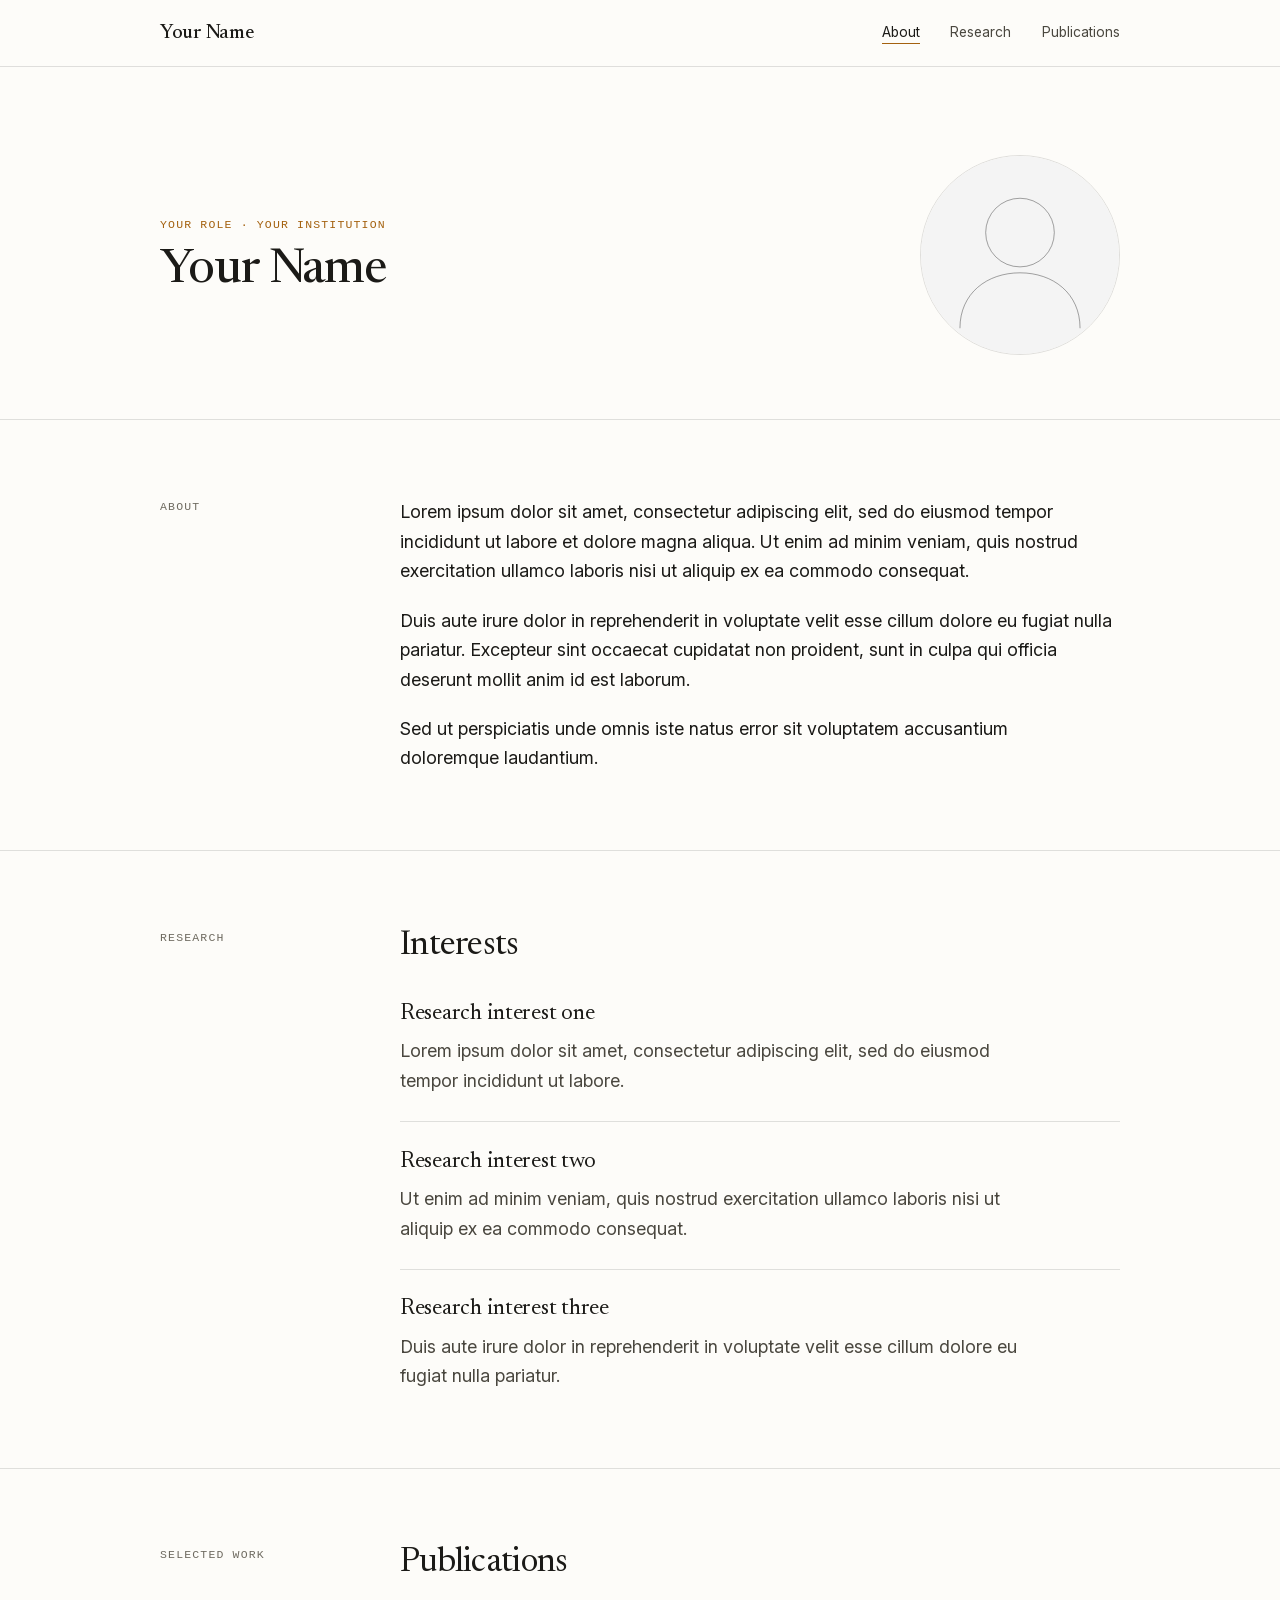
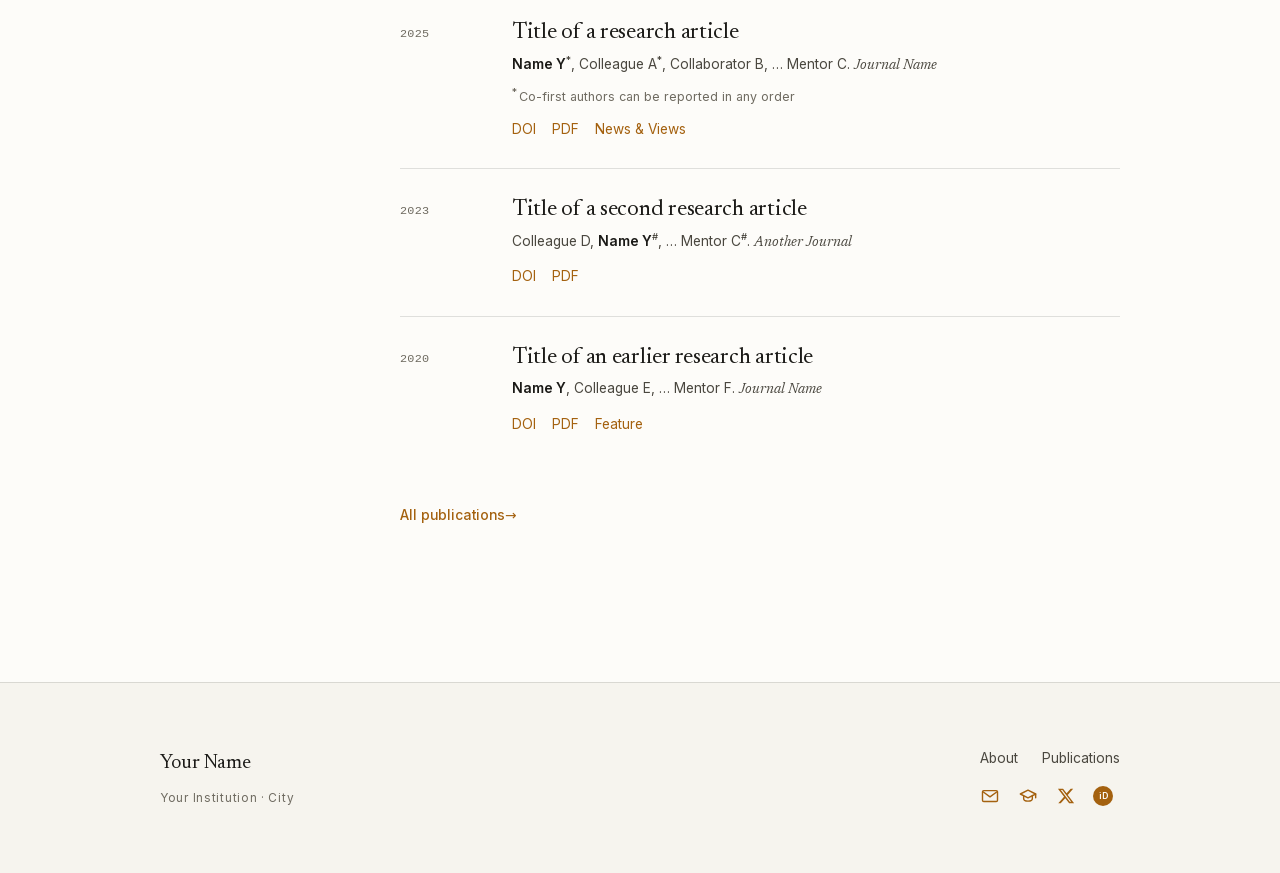
<file: index.html>
<!DOCTYPE html>
<html lang="en">
<head>
<meta charset="utf-8">
<meta name="viewport" content="width=device-width, initial-scale=1">
<title>Your Name</title>
<meta name="description" content="Your Name, your role at your institution, working on your research area.">
<link rel="icon" href="img/favicon.svg" type="image/svg+xml">
<!-- REPLACE: your site's address (custom domain, or username.github.io). -->
<link rel="canonical" href="https://example.github.io/">
<meta property="og:title" content="Your Name">
<meta property="og:description" content="Your Role, Your Institution">
<meta property="og:type" content="website">
<meta property="og:url" content="https://example.github.io/">
<meta property="og:image" content="https://example.github.io/img/og.png">
<meta property="og:image:width" content="1200">
<meta property="og:image:height" content="630">
<meta property="og:image:alt" content="Your Name, Your Role · Your Institution">
<meta name="twitter:card" content="summary_large_image">
<!-- Structured data: tells search engines who this page is about. Keep it in
     step with the visible page; list only profiles shown in the footer. -->
<script type="application/ld+json">
{
  "@context": "https://schema.org",
  "@type": "Person",
  "name": "Your Name",
  "url": "https://example.github.io/",
  "image": "https://example.github.io/img/portrait.svg",
  "jobTitle": "Your Role",
  "affiliation": {
    "@type": "Organization",
    "name": "Your Institution"
  },
  "alumniOf": [
    {
      "@type": "CollegeOrUniversity",
      "name": "Your University"
    }
  ],
  "sameAs": [
    "https://orcid.org/0000-0000-0000-0000",
    "https://scholar.google.com/citations?user=YOUR_SCHOLAR_ID",
    "https://x.com/your_handle"
  ]
}
</script>
<link rel="preload" href="fonts/newsreader-var.woff2" as="font" type="font/woff2" crossorigin>
<link rel="preload" href="fonts/inter-var.woff2" as="font" type="font/woff2" crossorigin>
<script>document.documentElement.classList.add('js');</script>
<style>
@font-face{font-family:'Newsreader';src:url('fonts/newsreader-var.woff2') format('woff2');font-weight:200 800;font-style:normal;font-display:swap;}
@font-face{font-family:'Newsreader';src:url('fonts/newsreader-italic-var.woff2') format('woff2');font-weight:200 800;font-style:italic;font-display:swap;}
@font-face{font-family:'Inter';src:url('fonts/inter-var.woff2') format('woff2');font-weight:100 900;font-style:normal;font-display:swap;}
:root{
  --serif:'Newsreader','Iowan Old Style',Georgia,serif;
  --sans:'Inter',system-ui,-apple-system,'Segoe UI',sans-serif;
  --mono:ui-monospace,'SF Mono','JetBrains Mono',Menlo,Consolas,monospace;
  --paper:#fdfcf9;--paper-sunk:#f6f4ee;--ink:#1b1a17;--ink-soft:#4a473f;--ink-mute:#6f6b61;
  --accent:#a4610f;--accent-soft:#c07d2a;--rule:rgba(27,26,23,0.13);
  --step--1:clamp(0.80rem,0.78rem + 0.10vw,0.86rem);
  --step-0:clamp(1.00rem,0.96rem + 0.20vw,1.12rem);
  --step-1:clamp(1.20rem,1.12rem + 0.38vw,1.42rem);
  --step-3:clamp(1.6rem,1.42rem + 0.9vw,2.2rem);
  --step-4:clamp(1.95rem,1.6rem + 1.75vw,3.05rem);
  --shell:68rem;--gutter:clamp(1.5rem,5vw,4rem);--measure:66ch;
}
@media (prefers-color-scheme:dark){:root{
  --paper:#14140f;--paper-sunk:#1b1b16;--ink:#eae7dd;--ink-soft:#b6b1a4;--ink-mute:#8b8679;
  --accent:#dca35c;--accent-soft:#e8bd83;--rule:rgba(234,231,221,0.16);
}}
*,*::before,*::after{box-sizing:border-box;margin:0;padding:0;}
body{background:var(--paper);color:var(--ink);font-family:var(--sans);font-size:var(--step-0);line-height:1.65;-webkit-font-smoothing:antialiased;-moz-osx-font-smoothing:grayscale;font-synthesis-weight:none;text-rendering:optimizeLegibility;}
::selection{background:var(--accent);color:var(--paper);}
img{max-width:100%;height:auto;display:block;}
a{color:var(--accent);}
a:hover{color:var(--accent-soft);}
.skip{position:absolute;left:-9999px;}
.shell{max-width:var(--shell);margin-inline:auto;padding-inline:var(--gutter);}

.nav{position:sticky;top:0;z-index:50;background:color-mix(in srgb,var(--paper) 82%,transparent);backdrop-filter:blur(12px) saturate(1.2);-webkit-backdrop-filter:blur(12px) saturate(1.2);border-bottom:1px solid var(--rule);}
.nav__inner{display:flex;align-items:baseline;justify-content:space-between;gap:1.5rem;flex-wrap:wrap;padding-block:1.05rem;}
.nav__brand{font-family:var(--serif);font-size:1.24rem;font-weight:500;letter-spacing:-0.015em;text-decoration:none;color:var(--ink);}
.nav__links{display:flex;gap:clamp(1.1rem,2.4vw,2rem);font-size:var(--step--1);list-style:none;}
.nav__links a{color:var(--ink-soft);text-decoration:none;padding-block:0.15rem;border-bottom:1px solid transparent;transition:color .14s ease,border-color .14s ease;}
.nav__links a:hover,.nav__links a:focus-visible{color:var(--accent);}
.nav__links a[aria-current="page"]{color:var(--ink);border-bottom-color:var(--accent);}

.hero{padding-block:clamp(3rem,7vw,5.5rem) clamp(2.5rem,5vw,4rem);}
.hero__layout{display:grid;grid-template-columns:minmax(0,1fr);align-items:center;gap:2rem;}
.eyebrow{font-family:var(--mono);font-size:0.72rem;font-weight:500;letter-spacing:0.1em;text-transform:uppercase;color:var(--accent);}
.hero h1{font-family:var(--serif);font-weight:450;font-optical-sizing:auto;letter-spacing:-0.021em;font-size:var(--step-4);line-height:0.99;margin-top:0.9rem;text-wrap:balance;}
@media (min-width:720px){
  .hero__layout{grid-template-columns:minmax(0,1fr) auto;gap:3.5rem;}
}

.section{padding-block:clamp(3rem,6vw,5rem);border-top:1px solid var(--rule);}
.sec-grid{display:grid;grid-template-columns:minmax(0,1fr);gap:1.5rem;}
@media (min-width:896px){.sec-grid{grid-template-columns:12rem minmax(0,1fr);gap:3rem;}}
.label{font-family:var(--mono);font-size:0.72rem;font-weight:500;letter-spacing:0.1em;text-transform:uppercase;color:var(--ink-mute);}
.section h2{font-family:var(--serif);font-weight:400;letter-spacing:-0.021em;line-height:1.06;font-size:var(--step-3);text-wrap:balance;}

.portrait{width:clamp(7rem,12vw,9.5rem);aspect-ratio:1;border-radius:50%;object-fit:cover;filter:grayscale(1);border:1px solid var(--rule);transition:filter .6s ease;}
.portrait--hero{width:clamp(8.5rem,17vw,12.5rem);}
.portrait:hover{filter:grayscale(0);}
.about p{max-width:var(--measure);text-wrap:pretty;}
.about p + p{margin-top:1.1em;}

.interests,.pubs{list-style:none;margin-top:2.25rem;}
.interests li{padding-block:1.6rem;}
.interests li:first-child{padding-top:0;}
.interests li:last-child{padding-bottom:0;}
.interests li + li{border-top:1px solid var(--rule);}
.interests h3{font-family:var(--serif);font-weight:400;font-size:var(--step-1);line-height:1.25;letter-spacing:-0.012em;}
.interests p{margin-top:0.5rem;color:var(--ink-soft);max-width:58ch;text-wrap:pretty;}

.pubs li{padding-block:1.65rem;display:grid;grid-template-columns:minmax(0,1fr);gap:0.35rem;}
.pubs li:first-child{padding-top:0;}
.pubs li + li{border-top:1px solid var(--rule);}
@media (min-width:640px){.pubs li{grid-template-columns:5.5rem minmax(0,1fr);gap:0.35rem 1.5rem;}.pubs__year{grid-column:1;grid-row:1;}.pubs li > :not(.pubs__year){grid-column:2;}}
.pubs__year{font-family:var(--mono);font-size:0.74rem;font-weight:500;letter-spacing:0.02em;color:var(--ink-mute);padding-top:0.45rem;}
.pubs__title{font-family:var(--serif);font-size:var(--step-1);font-weight:400;line-height:1.3;letter-spacing:-0.012em;text-wrap:pretty;}
.pubs__title a{color:inherit;text-decoration:none;transition:color .14s ease;}
.pubs__title a:hover{color:var(--accent);}
.pubs__authors{font-size:var(--step--1);color:var(--ink-soft);line-height:1.55;}
.pubs__authors .self{font-weight:600;color:var(--ink);}
.pubs__authors sup{font-size:0.7em;font-weight:500;}
.pubs__authors em{font-family:var(--serif);color:var(--ink-soft);}
.pubs__note{font-size:0.78rem;line-height:1.5;color:var(--ink-mute);margin-top:0.15rem;}
.pubs__note sup{font-size:0.8em;font-weight:500;}
.pubs__links{display:flex;flex-wrap:wrap;gap:0.5rem 1rem;margin-top:0.35rem;font-size:var(--step--1);}
.pubs__links a{color:var(--accent);text-decoration:none;border-bottom:1px solid transparent;transition:border-color .14s ease;}
.pubs__links a:hover{border-bottom-color:currentColor;}
.more{margin-top:2.25rem;}
.more a{font-size:var(--step--1);font-weight:500;color:var(--accent);text-decoration:none;white-space:nowrap;}
.more a .tip{display:inline-block;transition:transform .16s ease;}
.more a:hover .tip{transform:translateX(3px);}

.footer{border-top:1px solid var(--rule);background:var(--paper-sunk);padding-block:clamp(2.5rem,5vw,4rem);margin-top:clamp(3rem,6vw,5rem);}
.footer__inner{display:flex;justify-content:space-between;align-items:flex-start;gap:2rem;flex-wrap:wrap;}
.footer__brand{font-family:var(--serif);font-size:1.24rem;}
.footer__meta-line{font-size:0.74rem;letter-spacing:0.06em;color:var(--ink-mute);margin-top:0.6rem;}
.footer__col{display:flex;flex-direction:column;gap:1.05rem;}
.footer__links{display:flex;gap:1.5rem;list-style:none;font-size:var(--step--1);flex-wrap:wrap;}
.footer__links a{color:var(--ink-soft);text-decoration:none;transition:color .14s ease;}
.footer__links a:hover{color:var(--accent);}
.socials{display:flex;align-items:center;gap:1.15rem;}
.socials a{display:inline-flex;color:var(--accent);transition:color .14s ease,transform .2s ease;}
.socials a:hover{color:var(--accent-soft);transform:translateY(-2px);}

/* Scroll reveals only hide content when the script that reveals it is running. */
.js .reveal{opacity:0;transform:translateY(18px);transition:opacity .7s ease,transform .7s ease;}
.js .reveal.in{opacity:1;transform:none;}
@keyframes riseIn{from{opacity:0;transform:translateY(18px);}to{opacity:1;transform:none;}}
.rise{animation:riseIn .8s ease both;}
.rise.d1{animation-delay:.05s;}.rise.d2{animation-delay:.16s;}.rise.d3{animation-delay:.30s;}.rise.d4{animation-delay:.42s;}
@media (prefers-reduced-motion:reduce){*{animation-duration:.001ms !important;animation-delay:0ms !important;transition-duration:.001ms !important;}.js .reveal{opacity:1;transform:none;}}
</style>
</head>
<body>

<a class="skip" href="#main">Skip to content</a>

<nav class="nav">
  <div class="shell nav__inner">
    <a class="nav__brand" href="index.html">Your Name</a>
    <ul class="nav__links">
      <li><a href="index.html" aria-current="page">About</a></li>
      <li><a href="#research">Research</a></li>
      <li><a href="publications.html">Publications</a></li>
    </ul>
  </div>
</nav>

<main id="main">

  <header class="hero shell">
    <div class="hero__layout">
      <div>
        <p class="eyebrow rise d1">Your Role · Your Institution</p>
        <h1 class="rise d2">Your Name</h1>
      </div>
      <img class="portrait portrait--hero rise d3" src="img/portrait.svg" alt="Your Name" width="600" height="600">
    </div>
  </header>

  <section class="section" id="about">
    <div class="shell sec-grid">
      <p class="label reveal">About</p>
      <div class="about reveal">
        <p>Lorem ipsum dolor sit amet, consectetur adipiscing elit, sed do eiusmod tempor incididunt ut labore et dolore magna aliqua. Ut enim ad minim veniam, quis nostrud exercitation ullamco laboris nisi ut aliquip ex ea commodo consequat.</p>
        <p>Duis aute irure dolor in reprehenderit in voluptate velit esse cillum dolore eu fugiat nulla pariatur. Excepteur sint occaecat cupidatat non proident, sunt in culpa qui officia deserunt mollit anim id est laborum.</p>
        <p>Sed ut perspiciatis unde omnis iste natus error sit voluptatem accusantium doloremque laudantium.</p>
      </div>
    </div>
  </section>

  <section class="section" id="research">
    <div class="shell sec-grid">
      <p class="label reveal">Research</p>
      <div>
        <h2 class="reveal">Interests</h2>
        <ol class="interests">
          <li class="reveal">
            <h3>Research interest one</h3>
            <p>Lorem ipsum dolor sit amet, consectetur adipiscing elit, sed do eiusmod tempor incididunt ut labore.</p>
          </li>
          <li class="reveal">
            <h3>Research interest two</h3>
            <p>Ut enim ad minim veniam, quis nostrud exercitation ullamco laboris nisi ut aliquip ex ea commodo consequat.</p>
          </li>
          <li class="reveal">
            <h3>Research interest three</h3>
            <p>Duis aute irure dolor in reprehenderit in voluptate velit esse cillum dolore eu fugiat nulla pariatur.</p>
          </li>
        </ol>
      </div>
    </div>
  </section>

  <section class="section" id="selected">
    <div class="shell sec-grid">
      <p class="label reveal">Selected work</p>
      <div>
        <h2 class="reveal">Publications</h2>
        <ol class="pubs">
          <li class="reveal">
            <span class="pubs__year">2025</span>
            <h3 class="pubs__title"><a href="#">Title of a research article</a></h3>
            <p class="pubs__authors"><span class="self">Name Y</span><sup>*</sup>, Colleague A<sup>*</sup>, Collaborator B, &hellip; Mentor C. <em>Journal Name</em></p>
            <p class="pubs__note"><sup>*</sup>&#8201;Co-first authors can be reported in any order</p>
            <div class="pubs__links">
              <a href="#">DOI</a>
              <a href="#">PDF</a>
              <a href="#">News &amp; Views</a>
            </div>
          </li>
          <li class="reveal">
            <span class="pubs__year">2023</span>
            <h3 class="pubs__title"><a href="#">Title of a second research article</a></h3>
            <p class="pubs__authors">Colleague D, <span class="self">Name Y</span><sup>#</sup>, &hellip; Mentor C<sup>#</sup>. <em>Another Journal</em></p>
            <div class="pubs__links">
              <a href="#">DOI</a>
              <a href="#">PDF</a>
            </div>
          </li>
          <li class="reveal">
            <span class="pubs__year">2020</span>
            <h3 class="pubs__title"><a href="#">Title of an earlier research article</a></h3>
            <p class="pubs__authors"><span class="self">Name Y</span>, Colleague E, &hellip; Mentor F. <em>Journal Name</em></p>
            <div class="pubs__links">
              <a href="#">DOI</a>
              <a href="#">PDF</a>
              <a href="#">Feature</a>
            </div>
          </li>
        </ol>
        <p class="more reveal"><a href="publications.html">All publications<span class="tip"> →</span></a></p>
      </div>
    </div>
  </section>

</main>

<footer class="footer">
  <div class="shell footer__inner">
    <div>
      <p class="footer__brand">Your Name</p>
      <p class="footer__meta-line">Your Institution · City</p>
    </div>
    <div class="footer__col">
      <ul class="footer__links">
        <li><a href="#about">About</a></li>
        <li><a href="publications.html">Publications</a></li>
      </ul>
      <div class="socials">
        <a id="email-link" href="#" aria-label="Email" title="Email"><svg width="20" height="20" viewBox="0 0 24 24" fill="none" stroke="currentColor" stroke-width="1.7" stroke-linecap="round" stroke-linejoin="round" aria-hidden="true"><rect x="3" y="5.5" width="18" height="13" rx="1.5"></rect><path d="M4 7.2l8 5.8 8-5.8"></path></svg></a>
        <a href="https://scholar.google.com/citations?user=YOUR_SCHOLAR_ID" aria-label="Google Scholar" title="Google Scholar"><svg width="20" height="20" viewBox="0 0 24 24" fill="none" stroke="currentColor" stroke-width="1.7" stroke-linecap="round" stroke-linejoin="round" aria-hidden="true"><path d="M12 5L2.8 9.6l9.2 4.6 9.2-4.6L12 5z"></path><path d="M6.8 12.2v3c0 1.5 2.3 2.9 5.2 2.9s5.2-1.4 5.2-2.9v-3"></path><path d="M21.2 9.6v4.5"></path></svg></a>
        <a href="https://x.com/your_handle" aria-label="X" title="X"><svg width="18" height="18" viewBox="0 0 24 24" fill="currentColor" aria-hidden="true"><path d="M18.244 2.25h3.308l-7.227 8.26 8.502 11.24H16.17l-5.214-6.817L4.99 21.75H1.68l7.73-8.835L1.254 2.25H8.08l4.713 6.231zm-1.161 17.52h1.833L7.084 4.126H5.117z"></path></svg></a>
        <a href="https://orcid.org/0000-0000-0000-0000" aria-label="ORCID" title="ORCID"><svg width="20" height="20" viewBox="0 0 24 24" fill="currentColor" aria-hidden="true"><circle cx="12" cy="12" r="12"></circle><text x="12" y="16.1" text-anchor="middle" font-family="Inter, system-ui, sans-serif" font-size="10.5" font-weight="600" fill="var(--paper)">iD</text></svg></a>
      </div>
    </div>
  </div>
</footer>

<script>
(function(){
  // Scroll reveals
  var els = Array.prototype.slice.call(document.querySelectorAll('.reveal'));
  var reduce = window.matchMedia('(prefers-reduced-motion:reduce)').matches;
  if (reduce) { els.forEach(function(el){ el.classList.add('in'); }); }
  else {
    var pending = new Set(els);
    function check(){
      var vh = window.innerHeight || document.documentElement.clientHeight;
      pending.forEach(function(el){
        var r = el.getBoundingClientRect();
        if (r.top < vh*0.92 && r.bottom > 0){ el.classList.add('in'); pending.delete(el); }
      });
      if (!pending.size){ window.removeEventListener('scroll', onScroll); window.removeEventListener('resize', onScroll); }
    }
    var ticking = false;
    function onScroll(){ if(!ticking){ ticking = true; requestAnimationFrame(function(){ ticking = false; check(); }); } }
    window.addEventListener('scroll', onScroll, {passive:true});
    window.addEventListener('resize', onScroll);
    check(); setTimeout(check, 400);
  }

})();
</script>
<script>
// Email anti-spam: the address is stored as character codes (never as plain
// text in the page source), so naive scrapers can't harvest it. A real browser
// rebuilds the working mailto: link on load.
(function(){
  var a = document.getElementById('email-link');
  if (!a) return;
  var c = [121,111,117,64,101,120,97,109,112,108,101,46,101,100,117];
  var e = String.fromCharCode.apply(null, c);
  a.setAttribute('href', 'mailto:' + e);
})();
</script>
</body>
</html>
</file>
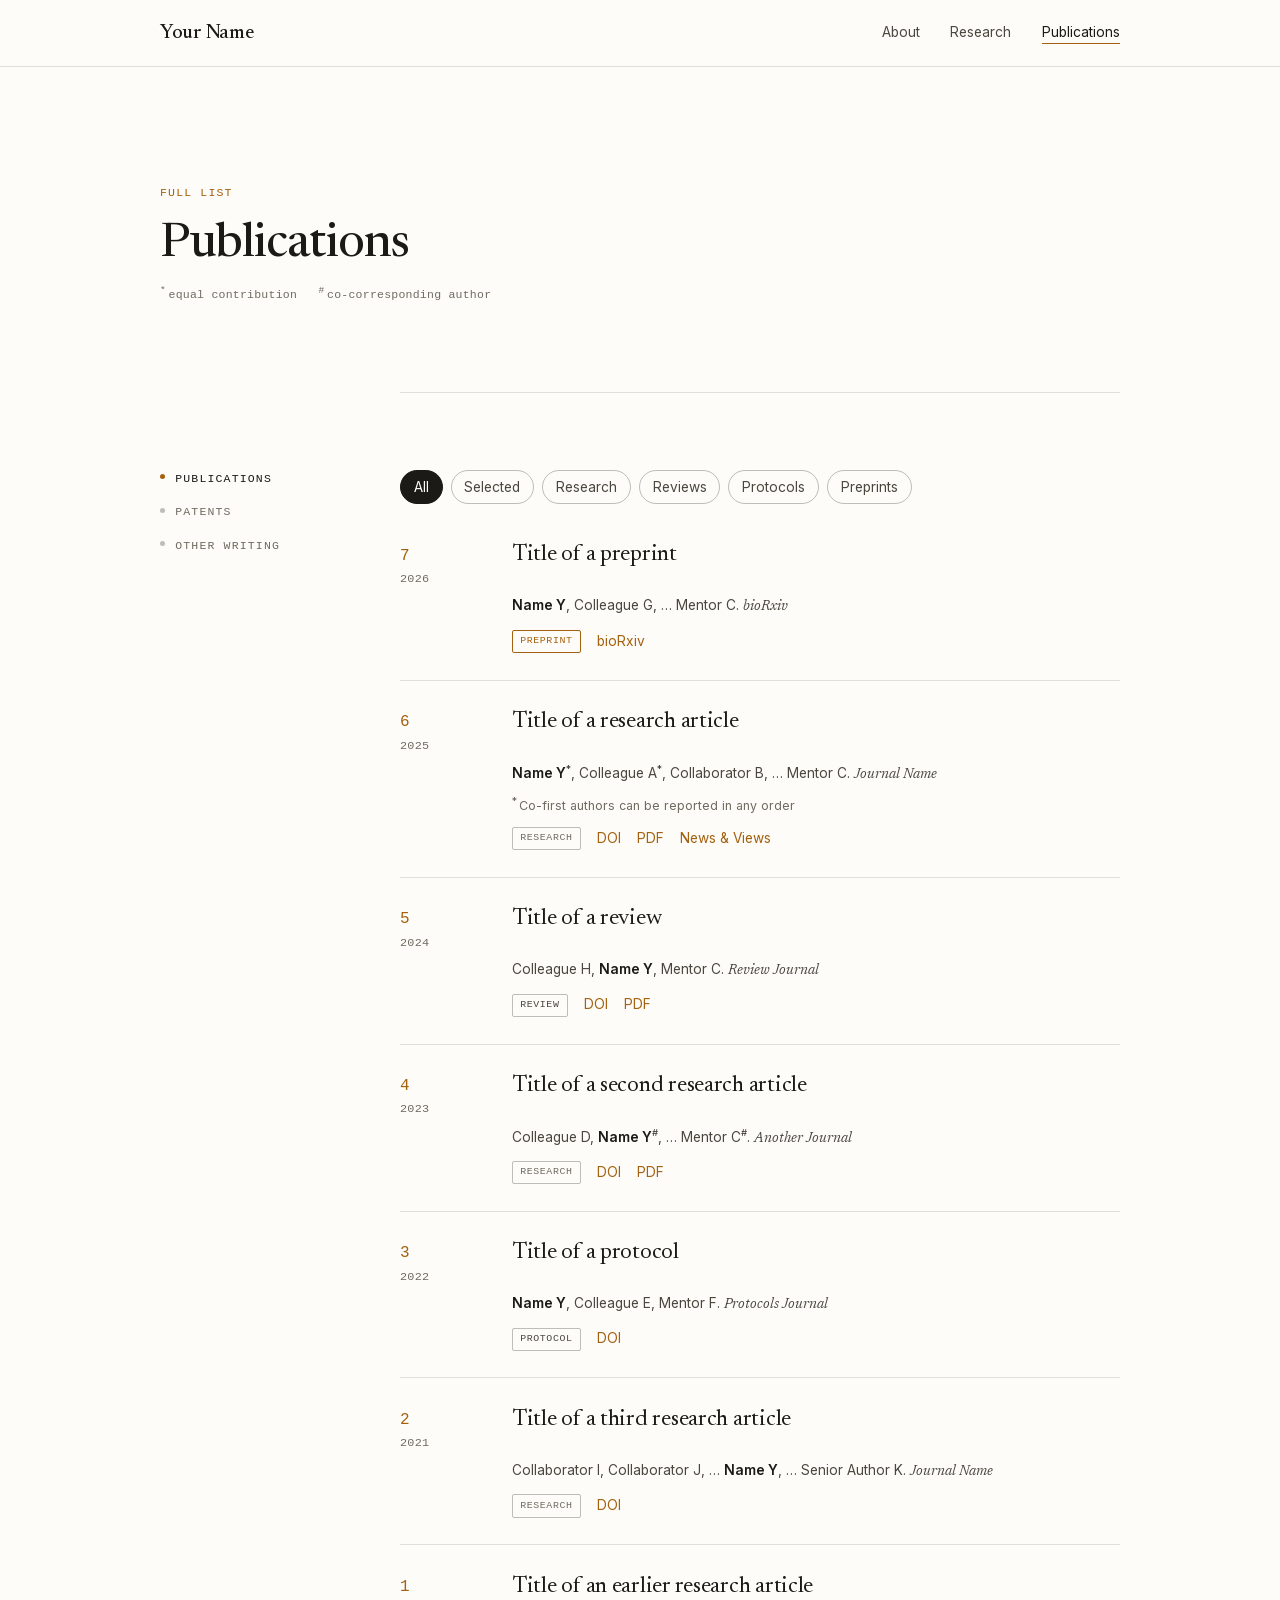
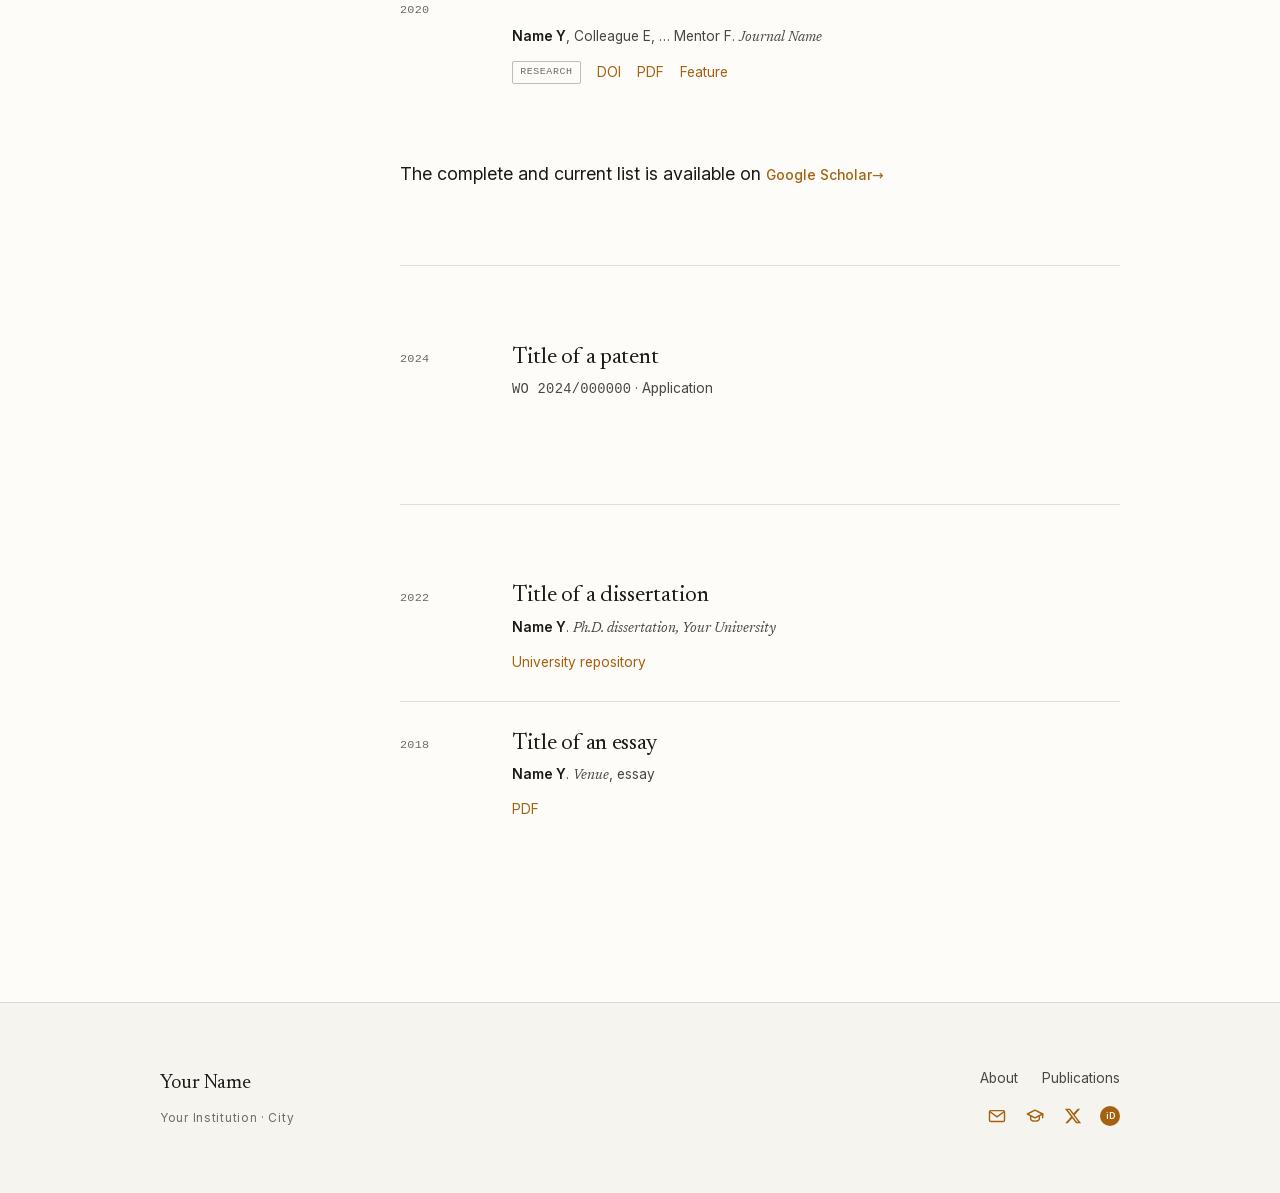
<file: publications.html>
<!DOCTYPE html>
<html lang="en">
<head>
<meta charset="utf-8">
<meta name="viewport" content="width=device-width, initial-scale=1">

<title>Publications &middot; Your Name</title>
<meta name="description" content="Publications by Your Name, your role at your institution.">

<link rel="icon" href="img/favicon.svg" type="image/svg+xml">
<link rel="preload" href="fonts/newsreader-var.woff2" as="font" type="font/woff2" crossorigin>
<link rel="preload" href="fonts/inter-var.woff2" as="font" type="font/woff2" crossorigin>
<link rel="stylesheet" href="css/style.css">

<!-- REPLACE: your site's address (custom domain, or username.github.io). -->
<link rel="canonical" href="https://example.github.io/publications.html">
<meta property="og:title" content="Publications &middot; Your Name">
<meta property="og:description" content="Publications by Your Name.">
<meta property="og:type" content="website">
<meta property="og:url" content="https://example.github.io/publications.html">
<meta property="og:image" content="https://example.github.io/img/og.png">
<meta property="og:image:width" content="1200">
<meta property="og:image:height" content="630">
<meta property="og:image:alt" content="Your Name, Your Role · Your Institution">
<meta name="twitter:card" content="summary_large_image">
</head>
<body>

<a class="skip" href="#main">Skip to content</a>

<nav class="nav">
  <div class="shell nav__inner">
    <a class="nav__brand" href="index.html">Your Name</a>
    <ul class="nav__links">
      <li><a href="index.html">About</a></li>
      <li><a href="index.html#research">Research</a></li>
      <li><a href="publications.html" aria-current="page">Publications</a></li>
    </ul>
  </div>
</nav>

<main id="main">

  <!-- ============ PAGE HEADER ============ -->
  <header class="hero shell">
    <p class="eyebrow">Full list</p>
    <h1>Publications</h1>
    <p class="pubs-legend"><sup>*</sup>&#8201;equal contribution &nbsp; <sup>#</sup>&#8201;co-corresponding author</p>
  </header>

  <div class="shell pubpage">
    <aside class="pubpage__aside">
      <nav class="secnav" aria-label="Sections on this page">
        <a class="secnav__link" href="#publications">Publications</a>
        <a class="secnav__link" href="#patents">Patents</a>
        <a class="secnav__link" href="#other">Other writing</a>
      </nav>
    </aside>
    <div class="pubpage__main">
      <section class="section" id="publications">
        <p class="eyebrow eyebrow--mute section__label">Publications</p>
      <div class="pubfilter">
        <!-- CSS-only type filter: radios drive visibility of the list below. -->
        <input class="pubfilter__radio" type="radio" name="pubtype" id="pf-all" checked>
        <input class="pubfilter__radio" type="radio" name="pubtype" id="pf-selected">
        <input class="pubfilter__radio" type="radio" name="pubtype" id="pf-research">
        <input class="pubfilter__radio" type="radio" name="pubtype" id="pf-review">
        <input class="pubfilter__radio" type="radio" name="pubtype" id="pf-protocol">
        <input class="pubfilter__radio" type="radio" name="pubtype" id="pf-preprint">
        <div class="pubfilter__chips">
          <label for="pf-all">All</label>
          <label for="pf-selected">Selected</label>
          <label for="pf-research">Research</label>
          <label for="pf-review">Reviews</label>
          <label for="pf-protocol">Protocols</label>
          <label for="pf-preprint">Preprints</label>
        </div>

        <ol class="pubs pubs--numbered">
          <li data-type="preprint">
            <span class="pubs__year"><span class="pubs__num">7</span>2026</span>
            <h3 class="pubs__title"><a href="#">Title of a preprint</a></h3>
            <p class="pubs__authors">
              <span class="self">Name Y</span>, Colleague G, &hellip; Mentor C.
              <span class="pubs__venue">bioRxiv</span>
            </p>
            <div class="pubs__links">
              <span class="pubs__tag pubs__tag--preprint">Preprint</span>
              <a href="#">bioRxiv</a>
            </div>
          </li>
          <li data-type="research" data-selected>
            <span class="pubs__year"><span class="pubs__num">6</span>2025</span>
            <h3 class="pubs__title"><a href="#">Title of a research article</a></h3>
            <p class="pubs__authors">
              <span class="self">Name Y</span><sup>*</sup>, Colleague A<sup>*</sup>, Collaborator B, &hellip; Mentor C.
              <span class="pubs__venue">Journal Name</span>
            </p>
            <p class="pubs__note"><sup>*</sup>&#8201;Co-first authors can be reported in any order</p>
            <div class="pubs__links">
              <span class="pubs__tag">Research</span>
              <a href="#">DOI</a>
              <a href="#">PDF</a>
              <a href="#">News &amp; Views</a>
            </div>
          </li>
          <li data-type="review">
            <span class="pubs__year"><span class="pubs__num">5</span>2024</span>
            <h3 class="pubs__title"><a href="#">Title of a review</a></h3>
            <p class="pubs__authors">
              Colleague H, <span class="self">Name Y</span>, Mentor C.
              <span class="pubs__venue">Review Journal</span>
            </p>
            <div class="pubs__links">
              <span class="pubs__tag pubs__tag--review">Review</span>
              <a href="#">DOI</a>
              <a href="#">PDF</a>
            </div>
          </li>
          <li data-type="research" data-selected>
            <span class="pubs__year"><span class="pubs__num">4</span>2023</span>
            <h3 class="pubs__title"><a href="#">Title of a second research article</a></h3>
            <p class="pubs__authors">
              Colleague D, <span class="self">Name Y</span><sup>#</sup>, &hellip; Mentor C<sup>#</sup>.
              <span class="pubs__venue">Another Journal</span>
            </p>
            <div class="pubs__links">
              <span class="pubs__tag">Research</span>
              <a href="#">DOI</a>
              <a href="#">PDF</a>
            </div>
          </li>
          <li data-type="protocol">
            <span class="pubs__year"><span class="pubs__num">3</span>2022</span>
            <h3 class="pubs__title"><a href="#">Title of a protocol</a></h3>
            <p class="pubs__authors">
              <span class="self">Name Y</span>, Colleague E, Mentor F.
              <span class="pubs__venue">Protocols Journal</span>
            </p>
            <div class="pubs__links">
              <span class="pubs__tag pubs__tag--protocol">Protocol</span>
              <a href="#">DOI</a>
            </div>
          </li>
          <li data-type="research">
            <span class="pubs__year"><span class="pubs__num">2</span>2021</span>
            <h3 class="pubs__title"><a href="#">Title of a third research article</a></h3>
            <p class="pubs__authors">
              Collaborator I, Collaborator J, &hellip; <span class="self">Name Y</span>, &hellip; Senior Author K.
              <span class="pubs__venue">Journal Name</span>
            </p>
            <div class="pubs__links">
              <span class="pubs__tag">Research</span>
              <a href="#">DOI</a>
            </div>
          </li>
          <li data-type="research" data-selected>
            <span class="pubs__year"><span class="pubs__num">1</span>2020</span>
            <h3 class="pubs__title"><a href="#">Title of an earlier research article</a></h3>
            <p class="pubs__authors">
              <span class="self">Name Y</span>, Colleague E, &hellip; Mentor F.
              <span class="pubs__venue">Journal Name</span>
            </p>
            <div class="pubs__links">
              <span class="pubs__tag">Research</span>
              <a href="#">DOI</a>
              <a href="#">PDF</a>
              <a href="#">Feature</a>
            </div>
          </li>
        </ol>

        <p style="margin-top: 3rem;">
          The complete and current list is available on
          <a class="arrow" href="https://scholar.google.com/citations?user=YOUR_SCHOLAR_ID">Google Scholar</a>
        </p>
      </div>
      </section>
      <section class="section" id="patents">
        <p class="eyebrow eyebrow--mute section__label">Patents</p>
      <div>
        <ol class="pubs">
          <li>
            <span class="pubs__year">2024</span>
            <h3 class="pubs__title"><a href="#">Title of a patent</a></h3>
            <p class="pubs__authors"><span class="pubs__id">WO 2024/000000</span> &middot; Application</p>
          </li>
        </ol>
      </div>
      </section>
      <section class="section" id="other">
        <p class="eyebrow eyebrow--mute section__label">Other writing</p>
      <div>
        <ol class="pubs">
          <li>
            <span class="pubs__year">2022</span>
            <h3 class="pubs__title"><a href="#">Title of a dissertation</a></h3>
            <p class="pubs__authors"><span class="self">Name Y</span>. <span class="pubs__venue">Ph.D. dissertation, Your University</span></p>
            <div class="pubs__links">
              <a href="#">University repository</a>
            </div>
          </li>
          <li>
            <span class="pubs__year">2018</span>
            <h3 class="pubs__title"><a href="#">Title of an essay</a></h3>
            <p class="pubs__authors"><span class="self">Name Y</span>. <span class="pubs__venue">Venue</span>, essay</p>
            <div class="pubs__links">
              <a href="#">PDF</a>
            </div>
          </li>
        </ol>
      </div>
      </section>
    </div>
  </div>

</main>

<footer class="footer">
  <div class="shell footer__inner">
    <div>
      <p style="font-family: var(--serif); font-size: 1.24rem;">Your Name</p>
      <p class="footer__fine" style="margin-top: 0.6rem;">
        Your Institution &middot; City
      </p>
    </div>
    <div class="footer__meta">
      <ul class="footer__links">
        <li><a href="index.html#about">About</a></li>
        <li><a href="publications.html">Publications</a></li>
      </ul>
      <div class="footer__icons">
        <a class="icon-link" id="email-link" href="#" aria-label="Email" title="Email">
          <svg width="20" height="20" viewBox="0 0 24 24" fill="none" stroke="currentColor"
               stroke-width="1.7" stroke-linecap="round" stroke-linejoin="round" aria-hidden="true">
            <rect x="3" y="5.5" width="18" height="13" rx="1.5"/>
            <path d="M4 7.2l8 5.8 8-5.8"/>
          </svg>
        </a>
        <a class="icon-link" href="https://scholar.google.com/citations?user=YOUR_SCHOLAR_ID" aria-label="Google Scholar" title="Google Scholar">
          <svg width="20" height="20" viewBox="0 0 24 24" fill="none" stroke="currentColor"
               stroke-width="1.7" stroke-linecap="round" stroke-linejoin="round" aria-hidden="true">
            <path d="M12 5L2.8 9.6l9.2 4.6 9.2-4.6L12 5z"/>
            <path d="M6.8 12.2v3c0 1.5 2.3 2.9 5.2 2.9s5.2-1.4 5.2-2.9v-3"/>
            <path d="M21.2 9.6v4.5"/>
          </svg>
        </a>
        <a class="icon-link" href="https://x.com/your_handle" aria-label="X" title="X">
          <svg width="18" height="18" viewBox="0 0 24 24" fill="currentColor" aria-hidden="true">
            <path d="M18.244 2.25h3.308l-7.227 8.26 8.502 11.24H16.17l-5.214-6.817L4.99 21.75H1.68l7.73-8.835L1.254 2.25H8.08l4.713 6.231zm-1.161 17.52h1.833L7.084 4.126H5.117z"/>
          </svg>
        </a>
        <a class="icon-link" href="https://orcid.org/0000-0000-0000-0000" aria-label="ORCID" title="ORCID">
          <svg width="20" height="20" viewBox="0 0 24 24" fill="currentColor" aria-hidden="true">
            <circle cx="12" cy="12" r="12"/>
            <text x="12" y="16.1" text-anchor="middle"
                  font-family="Inter, system-ui, sans-serif" font-size="10.5"
                  font-weight="600" fill="var(--paper)">iD</text>
          </svg>
        </a>
      </div>
    </div>
  </div>
</footer>

<script>
// Email anti-spam: the address is stored as character codes (never as plain
// text in the page source), so naive scrapers can't harvest it. A real browser
// rebuilds the working mailto: link on load.
(function(){
  var a = document.getElementById('email-link');
  if (!a) return;
  var c = [121,111,117,64,101,120,97,109,112,108,101,46,101,100,117];
  var e = String.fromCharCode.apply(null, c);
  a.setAttribute('href', 'mailto:' + e);
})();
</script>
<script>
// Sticky section index: mark the section currently in view.
(function(){
  var links = Array.prototype.slice.call(document.querySelectorAll('.secnav__link'));
  if (!links.length) return;
  var targets = links.map(function(a){ return document.querySelector(a.getAttribute('href')); });
  function update(){
    var vh = window.innerHeight || document.documentElement.clientHeight, best = 0;
    for (var i = 0; i < targets.length; i++){
      if (targets[i] && targets[i].getBoundingClientRect().top <= vh*0.35) best = i;
    }
    for (var j = 0; j < links.length; j++){
      links[j].classList.toggle('is-current', j === best);
      if (j === best) { links[j].setAttribute('aria-current','true'); }
      else { links[j].removeAttribute('aria-current'); }
    }
  }
  var ticking = false;
  function onScroll(){ if(!ticking){ ticking = true; requestAnimationFrame(function(){ ticking = false; update(); }); } }
  window.addEventListener('scroll', onScroll, {passive:true});
  window.addEventListener('resize', onScroll);
  update();
})();
</script>
</body>
</html>
</file>
<file: css/style.css>
/* ============================================================
   Personal academic website
   Design system. One stylesheet, no build step, no dependencies.
   ============================================================ */

/* ---------- Fonts (self-hosted, variable) ---------- */

@font-face {
  font-family: 'Newsreader';
  src: url('../fonts/newsreader-var.woff2') format('woff2');
  font-weight: 200 800;
  font-style: normal;
  font-display: swap;
}

@font-face {
  font-family: 'Newsreader';
  src: url('../fonts/newsreader-italic-var.woff2') format('woff2');
  font-weight: 200 800;
  font-style: italic;
  font-display: swap;
}

@font-face {
  font-family: 'Inter';
  src: url('../fonts/inter-var.woff2') format('woff2');
  font-weight: 100 900;
  font-style: normal;
  font-display: swap;
}

/* ---------- Tokens ---------- */

:root {
  --serif: 'Newsreader', 'Iowan Old Style', Georgia, serif;
  --sans: 'Inter', system-ui, -apple-system, 'Segoe UI', sans-serif;
  /* Monospace for years, counts, labels, and IDs. */
  --mono: ui-monospace, 'SF Mono', 'JetBrains Mono', Menlo, Consolas, monospace;

  /* Colors: background, text, and one accent. */
  --paper: #fdfcf9;
  --paper-sunk: #f6f4ee;
  --ink: #1b1a17;
  --ink-soft: #4a473f;
  --ink-mute: #6f6b61;
  --accent: #a4610f;
  --accent-soft: #c07d2a;
  --rule: rgba(27, 26, 23, 0.13);
  --rule-strong: rgba(27, 26, 23, 0.28);

  /* Fluid modular scale. */
  --step--1: clamp(0.80rem, 0.78rem + 0.10vw, 0.86rem);
  --step-0: clamp(1.00rem, 0.96rem + 0.20vw, 1.12rem);
  --step-1: clamp(1.20rem, 1.12rem + 0.38vw, 1.42rem);
  --step-2: clamp(1.50rem, 1.34rem + 0.75vw, 2.00rem);
  --step-3: clamp(1.6rem, 1.42rem + 0.9vw, 2.2rem);
  --step-4: clamp(1.95rem, 1.6rem + 1.75vw, 3.05rem);

  --measure: 66ch;
  --gutter: clamp(1.5rem, 5vw, 4rem);
  --shell: 68rem;
}

@media (prefers-color-scheme: dark) {
  :root {
    --paper: #14140f;
    --paper-sunk: #1b1b16;
    --ink: #eae7dd;
    --ink-soft: #b6b1a4;
    --ink-mute: #8b8679;
    --accent: #dca35c;
    --accent-soft: #e8bd83;
    --rule: rgba(234, 231, 221, 0.16);
    --rule-strong: rgba(234, 231, 221, 0.34);
  }
}

/* ---------- Reset ---------- */

*,
*::before,
*::after {
  box-sizing: border-box;
  margin: 0;
  padding: 0;
}

html {
  scroll-behavior: smooth;
  /* Anchor targets clear the sticky nav. */
  scroll-padding-top: 6rem;
}

@media (prefers-reduced-motion: reduce) {
  html {
    scroll-behavior: auto;
  }
  *,
  *::before,
  *::after {
    animation-duration: 0.001ms !important;
    transition-duration: 0.001ms !important;
  }
}

body {
  background: var(--paper);
  color: var(--ink);
  font-family: var(--sans);
  font-size: var(--step-0);
  line-height: 1.65;
  -webkit-font-smoothing: antialiased;
  -moz-osx-font-smoothing: grayscale;
  font-synthesis-weight: none;
  text-rendering: optimizeLegibility;
}

img {
  max-width: 100%;
  height: auto;
  display: block;
}

::selection {
  background: var(--accent);
  color: var(--paper);
}

/* ---------- Type ---------- */

h1,
h2,
h3 {
  font-family: var(--serif);
  font-weight: 400;
  font-optical-sizing: auto;
  letter-spacing: -0.021em;
  line-height: 1.06;
  text-wrap: balance;
}

h1 {
  font-size: var(--step-4);
  line-height: 0.99;
}

h2 {
  font-size: var(--step-3);
}

h3 {
  font-size: var(--step-1);
  line-height: 1.25;
  letter-spacing: -0.012em;
}

p {
  text-wrap: pretty;
}

/* Small tracked-out uppercase label. */
.eyebrow {
  font-family: var(--mono);
  font-size: 0.72rem;
  font-weight: 500;
  letter-spacing: 0.1em;
  text-transform: uppercase;
  color: var(--accent);
}

.eyebrow--mute {
  color: var(--ink-mute);
}

.lede {
  font-size: var(--step-1);
  line-height: 1.5;
  color: var(--ink-soft);
  max-width: 54ch;
}

/* Marker key (* and #) under the Publications heading. */
.pubs-legend {
  margin-top: 0.9rem;
  font-family: var(--mono);
  font-size: 0.72rem;
  letter-spacing: 0.02em;
  color: var(--ink-mute);
}

/* Author-list markers (* equal, # co-corresponding) read as superscripts. */
.pubs__authors sup {
  font-size: 0.7em;
  font-weight: 500;
}

.prose p {
  max-width: var(--measure);
}

.prose p + p {
  margin-top: 1.1em;
}

.prose em,
.serif-italic {
  font-family: var(--serif);
  font-style: italic;
}

/* ---------- Links ---------- */

a {
  color: inherit;
  text-decoration-color: var(--rule-strong);
  text-decoration-thickness: 1px;
  text-underline-offset: 0.22em;
  transition: color 140ms ease, text-decoration-color 140ms ease;
}

a:hover {
  color: var(--accent);
  text-decoration-color: currentColor;
}

a:focus-visible {
  outline: 2px solid var(--accent);
  outline-offset: 3px;
  border-radius: 1px;
}

/* Standalone link with a trailing arrow. */
.arrow {
  font-size: var(--step--1);
  font-weight: 500;
  color: var(--accent);
  text-decoration: none;
  white-space: nowrap;
}

.arrow::after {
  content: ' \2192';
  display: inline-block;
  transition: transform 160ms ease;
}

.arrow:hover::after {
  transform: translateX(3px);
}

/* ---------- Layout ---------- */

.shell {
  max-width: var(--shell);
  margin-inline: auto;
  padding-inline: var(--gutter);
}

.skip {
  position: absolute;
  left: -9999px;
}

.skip:focus {
  left: var(--gutter);
  top: 0.75rem;
  z-index: 100;
  background: var(--paper);
  color: var(--ink);
  padding: 0.6rem 1rem;
  border: 1px solid var(--rule-strong);
}

/* ---------- Nav ---------- */

.nav {
  position: sticky;
  top: 0;
  z-index: 50;
  background: color-mix(in srgb, var(--paper) 82%, transparent);
  backdrop-filter: blur(12px) saturate(1.2);
  -webkit-backdrop-filter: blur(12px) saturate(1.2);
  border-bottom: 1px solid var(--rule);
}

.nav__inner {
  display: flex;
  align-items: baseline;
  justify-content: space-between;
  gap: 1.5rem;
  flex-wrap: wrap;
  padding-block: 1.05rem;
}

.nav__brand {
  font-family: var(--serif);
  font-size: 1.24rem;
  font-weight: 500;
  letter-spacing: -0.015em;
  text-decoration: none;
}

.nav__brand:hover {
  color: var(--accent);
}

.nav__links {
  display: flex;
  gap: clamp(1.1rem, 2.4vw, 2rem);
  font-size: var(--step--1);
  list-style: none;
}

.nav__links a {
  color: var(--ink-soft);
  text-decoration: none;
  padding-block: 0.15rem;
  border-bottom: 1px solid transparent;
}

.nav__links a:hover {
  color: var(--accent);
}

.nav__links a[aria-current='page'] {
  color: var(--ink);
  border-bottom-color: var(--accent);
}

/* ---------- Hero ---------- */

.hero {
  padding-block: clamp(3.5rem, 9vw, 7.5rem) clamp(3rem, 7vw, 5.5rem);
}

.hero h1 {
  margin-top: 1.25rem;
  max-width: 20ch;
  font-weight: 450;
}

.hero .lede {
  margin-top: 1.75rem;
}

.hero__meta {
  display: flex;
  align-items: center;
  gap: 1.5rem 2rem;
  flex-wrap: wrap;
  margin-top: 2.25rem;
}

/* ---------- Sections ---------- */

.section {
  padding-block: clamp(3rem, 6vw, 5rem);
  border-top: 1px solid var(--rule);
}

/* Label in a narrow left column, content on the right. Collapses on mobile. */
.section__grid {
  display: grid;
  grid-template-columns: minmax(0, 1fr);
  gap: 1.5rem;
}

@media (min-width: 56rem) {
  .section__grid {
    grid-template-columns: 12rem minmax(0, 1fr);
    gap: 3rem;
  }
  .section__grid > .eyebrow {
    padding-top: 0.55rem;
  }
}

.section h2 + .prose,
.section h2 + .list {
  margin-top: 1.75rem;
}

/* ---------- Research interests ---------- */

/* Unnumbered list separated by hairline rules. */
.interests {
  list-style: none;
}

.interests li {
  padding-block: 1.6rem;
  border-top: 1px solid var(--rule);
}

.interests li:first-child {
  border-top: 0;
  padding-top: 0;
}

.interests p {
  margin-top: 0.5rem;
  color: var(--ink-soft);
  max-width: 58ch;
}

/* ---------- Publications: hanging year ---------- */

.pubs {
  list-style: none;
}

.pubs > li {
  padding-block: 1.65rem;
  border-top: 1px solid var(--rule);
  display: grid;
  grid-template-columns: minmax(0, 1fr);
  gap: 0.35rem;
}

.pubs > li:first-child {
  border-top: 0;
  padding-top: 0;
}

@media (min-width: 40rem) {
  .pubs > li {
    grid-template-columns: 5.5rem minmax(0, 1fr);
    gap: 0.35rem 1.5rem;
  }
  /* Year pinned to the left column; every other child stacks in the right one,
     however many there are. A fixed row span breaks as soon as an entry gains a
     line, such as an author-order note. */
  .pubs__year {
    grid-column: 1;
    grid-row: 1;
  }
  .pubs > li > :not(.pubs__year) {
    grid-column: 2;
  }
}

.pubs__year {
  font-family: var(--mono);
  font-size: 0.74rem;
  font-weight: 500;
  letter-spacing: 0.02em;
  color: var(--ink-mute);
  padding-top: 0.45rem;
}

.pubs__title {
  font-family: var(--serif);
  font-size: var(--step-1);
  font-weight: 400;
  line-height: 1.3;
  letter-spacing: -0.012em;
  text-wrap: pretty;
}

/* Title links to the paper; reads as plain text until hovered. */
.pubs__title a {
  color: inherit;
  text-decoration: none;
}

.pubs__title a:hover {
  color: var(--accent);
}

/* Countdown index above the year in the hanging column. */
.pubs__num {
  display: block;
  font-family: var(--mono);
  font-size: 1rem;
  font-weight: 500;
  color: var(--accent);
  letter-spacing: 0;
  line-height: 1;
  margin-bottom: 0.4rem;
}

.pubs__authors {
  font-size: var(--step--1);
  color: var(--ink-soft);
  line-height: 1.55;
}

.pubs__authors .self {
  font-weight: 600;
  color: var(--ink);
}

.pubs__venue {
  font-family: var(--serif);
  font-style: italic;
  color: var(--ink-soft);
}

/* Row of small links under a publication: DOI · PDF · Code */
.pubs__links {
  display: flex;
  flex-wrap: wrap;
  gap: 0.5rem 1rem;
  margin-top: 0.35rem;
  font-size: var(--step--1);
}

.pubs__links a {
  color: var(--accent);
  text-decoration: none;
  border-bottom: 1px solid transparent;
}

.pubs__links a:hover {
  border-bottom-color: currentColor;
}

/* Type badge: Research / Review / Protocol / Preprint. Neutral by default;
   preprints take the accent to flag not-yet-peer-reviewed work. */
.pubs__tag {
  font-family: var(--mono);
  font-size: 0.62rem;
  font-weight: 500;
  letter-spacing: 0.06em;
  text-transform: uppercase;
  color: var(--ink-mute);
  border: 1px solid var(--rule-strong);
  border-radius: 2px;
  padding: 0.16rem 0.45rem;
  align-self: center;
}

/* Patent / accession identifier — mono, like the rest of the data layer. */
.pubs__id {
  font-family: var(--mono);
  font-size: var(--step--1);
  letter-spacing: 0.02em;
  color: var(--ink-soft);
}

.pubs__tag--preprint {
  color: var(--accent);
  border-color: var(--accent);
}

.pubs__tag--review,
.pubs__tag--protocol {
  color: var(--ink-soft);
}

/* ---------- CV ---------- */

.cv-group + .cv-group {
  margin-top: 2.75rem;
}

.cv-list {
  list-style: none;
}

.cv-list > li {
  padding-block: 1.15rem;
  border-top: 1px solid var(--rule);
  display: grid;
  grid-template-columns: minmax(0, 1fr);
  gap: 0.2rem;
}

.cv-list > li:first-child {
  border-top: 0;
}

@media (min-width: 40rem) {
  .cv-list > li {
    grid-template-columns: 9rem minmax(0, 1fr);
    gap: 0.2rem 1.5rem;
  }
  .cv-list__when {
    grid-row: span 2;
  }
}

.cv-list__when {
  font-size: 0.76rem;
  font-weight: 500;
  letter-spacing: 0.1em;
  color: var(--ink-mute);
  font-variant-numeric: tabular-nums;
  padding-top: 0.3rem;
}

.cv-list__what {
  font-family: var(--serif);
  font-size: var(--step-1);
  line-height: 1.3;
}

.cv-list__where {
  font-size: var(--step--1);
  color: var(--ink-soft);
}

/* ---------- Button ---------- */

.button {
  display: inline-flex;
  align-items: center;
  gap: 0.55rem;
  font-size: var(--step--1);
  font-weight: 500;
  text-decoration: none;
  color: var(--paper);
  background: var(--ink);
  padding: 0.85rem 1.4rem;
  border-radius: 2px;
  border: 1px solid var(--ink);
  transition: background 150ms ease, color 150ms ease;
}

.button:hover {
  background: var(--accent);
  border-color: var(--accent);
  color: var(--paper);
}

.button--ghost {
  color: var(--ink);
  background: transparent;
  border-color: var(--rule-strong);
}

.button--ghost:hover {
  color: var(--paper);
}

/* ---------- Portrait ---------- */

.portrait {
  width: clamp(7rem, 12vw, 9.5rem);
  aspect-ratio: 1;
  border-radius: 50%;
  object-fit: cover;
  filter: grayscale(1);
  border: 1px solid var(--rule);
}

/* ---------- Footer ---------- */

.footer {
  border-top: 1px solid var(--rule);
  background: var(--paper-sunk);
  padding-block: clamp(2.5rem, 5vw, 4rem);
  margin-top: clamp(3rem, 6vw, 5rem);
}

.footer__inner {
  display: flex;
  justify-content: space-between;
  align-items: flex-start;
  gap: 2rem;
  flex-wrap: wrap;
}

.footer__links {
  display: flex;
  gap: 1.5rem;
  list-style: none;
  font-size: var(--step--1);
  flex-wrap: wrap;
}

.footer__links a {
  color: var(--ink-soft);
  text-decoration: none;
}

.footer__links a:hover {
  color: var(--accent);
}

.footer__fine {
  font-size: 0.74rem;
  letter-spacing: 0.06em;
  color: var(--ink-mute);
}

/* Right-hand footer column: text links above a row of profile icons. */
.footer__meta {
  display: flex;
  flex-direction: column;
  gap: 1.05rem;
}

.footer__icons {
  display: flex;
  align-items: center;
  gap: 1.15rem;
}

@media (min-width: 40rem) {
  .footer__meta {
    align-items: flex-end;
  }
}

/* ---------- Utilities ---------- */

.stack > * + * {
  margin-top: var(--stack-gap, 1rem);
}

.center-col {
  max-width: 42rem;
  margin-inline: auto;
  text-align: center;
}

/* ---------- Hero layout: name beside the portrait on wider screens ---------- */

@media (min-width: 56rem) {
  .hero__layout {
    display: grid;
    grid-template-columns: minmax(0, 1fr) auto;
    align-items: center;
    gap: 3.5rem;
  }
}

/* ---------- Publications type filter (CSS-only) ----------
   Radio buttons drive which entries show; no JavaScript. Default is "All".
   The countdown numerals only make sense across the whole list, so they hide
   when a single type is selected. */

.pubfilter__radio {
  position: absolute;
  width: 1px;
  height: 1px;
  opacity: 0;
  pointer-events: none;
}

.pubfilter__chips {
  display: flex;
  flex-wrap: wrap;
  gap: 0.5rem;
  margin-bottom: 2.25rem;
}

.pubfilter__chips label {
  font-size: var(--step--1);
  color: var(--ink-soft);
  padding: 0.3rem 0.8rem;
  border: 1px solid var(--rule-strong);
  border-radius: 999px;
  cursor: pointer;
  transition: color 140ms ease, border-color 140ms ease, background 140ms ease;
}

.pubfilter__chips label:hover {
  color: var(--accent);
}

/* Active chip. */
#pf-all:checked ~ .pubfilter__chips label[for='pf-all'],
#pf-selected:checked ~ .pubfilter__chips label[for='pf-selected'],
#pf-research:checked ~ .pubfilter__chips label[for='pf-research'],
#pf-review:checked ~ .pubfilter__chips label[for='pf-review'],
#pf-protocol:checked ~ .pubfilter__chips label[for='pf-protocol'],
#pf-preprint:checked ~ .pubfilter__chips label[for='pf-preprint'] {
  color: var(--paper);
  background: var(--ink);
  border-color: var(--ink);
}

/* Keyboard focus ring on the corresponding chip. */
#pf-all:focus-visible ~ .pubfilter__chips label[for='pf-all'],
#pf-selected:focus-visible ~ .pubfilter__chips label[for='pf-selected'],
#pf-research:focus-visible ~ .pubfilter__chips label[for='pf-research'],
#pf-review:focus-visible ~ .pubfilter__chips label[for='pf-review'],
#pf-protocol:focus-visible ~ .pubfilter__chips label[for='pf-protocol'],
#pf-preprint:focus-visible ~ .pubfilter__chips label[for='pf-preprint'] {
  outline: 2px solid var(--accent);
  outline-offset: 2px;
}

/* Hide non-matching entries. */
#pf-selected:checked ~ .pubs > li:not([data-selected]),
#pf-research:checked ~ .pubs > li:not([data-type='research']),
#pf-review:checked ~ .pubs > li:not([data-type='review']),
#pf-protocol:checked ~ .pubs > li:not([data-type='protocol']),
#pf-preprint:checked ~ .pubs > li:not([data-type='preprint']) {
  display: none;
}

/* Re-hang the top-of-list border when the first visible item changes. */
.pubs--numbered > li:first-child {
  border-top: 0;
  padding-top: 0;
}

/* Hide the countdown numerals unless viewing everything. */
#pf-selected:checked ~ .pubs .pubs__num,
#pf-research:checked ~ .pubs .pubs__num,
#pf-review:checked ~ .pubs .pubs__num,
#pf-protocol:checked ~ .pubs .pubs__num,
#pf-preprint:checked ~ .pubs .pubs__num {
  visibility: hidden;
}

/* Small icon-only link (ORCID). Color-only hover, like the arrows. */
.icon-link {
  display: inline-flex;
  align-items: center;
  color: var(--accent);
  transition: color 140ms ease;
}

.icon-link:hover {
  color: var(--accent-soft);
}

/* ---------- Cross-page view transitions ----------
   Progressive enhancement: pages soft-crossfade into each other while the
   brand and the active nav underline stay anchored. Browsers without
   support (or readers preferring reduced motion) get instant navigation. */

@media (prefers-reduced-motion: no-preference) {
  @view-transition {
    navigation: auto;
  }

  ::view-transition-old(root),
  ::view-transition-new(root) {
    animation-duration: 220ms;
  }

  .nav__brand {
    view-transition-name: nav-brand;
  }

  .nav__links a[aria-current='page'] {
    view-transition-name: active-nav-link;
  }
}

/* ---------- Publications page: sticky section index ----------
   Three stacked sections (Publications / Patents / Other writing) with an index
   in the left rail that tracks the one you are reading. Below 56rem the rail
   becomes a strip under the page header and each section carries its own label. */
.pubpage {
  display: grid;
  grid-template-columns: minmax(0, 1fr);
}

.pubpage__main > .section {
  scroll-margin-top: 4.5rem;
}

.secnav {
  display: flex;
  flex-wrap: wrap;
  gap: 0.4rem 1.4rem;
  padding-bottom: 1.25rem;
}

.secnav__link {
  font-family: var(--mono);
  font-size: 0.72rem;
  font-weight: 500;
  letter-spacing: 0.1em;
  text-transform: uppercase;
  color: var(--ink-mute);
  text-decoration: none;
  transition: color 140ms ease;
}

.secnav__link:hover,
.secnav__link:focus-visible {
  color: var(--accent);
}

.secnav__link.is-current {
  color: var(--ink);
}

@media (min-width: 56rem) {
  .pubpage {
    grid-template-columns: 12rem minmax(0, 1fr);
    gap: 3rem;
  }
  .pubpage__aside {
    padding-top: clamp(3rem, 6vw, 5rem);
  }
  .secnav {
    position: sticky;
    top: 5.5rem;
    display: grid;
    gap: 0.9rem;
    padding-bottom: 0;
  }
  .secnav__link {
    position: relative;
    padding-left: 0.95rem;
  }
  .secnav__link::before {
    content: "";
    position: absolute;
    left: 0;
    top: 0.44em;
    width: 5px;
    height: 5px;
    border-radius: 50%;
    background: var(--rule-strong);
    transition: background 140ms ease;
  }
  .secnav__link.is-current::before {
    background: var(--accent);
  }
  /* The rail labels the sections on desktop, so the in-section label is redundant. */
  .section__label {
    display: none;
  }
}

/* Author-order footnote under a publication's author list, e.g. when co-first
   authors are listed alphabetically. */
.pubs__note {
  font-size: 0.78rem;
  line-height: 1.5;
  color: var(--ink-mute);
  margin-top: 0.15rem;
}

.pubs__note sup {
  font-size: 0.8em;
  font-weight: 500;
}
</file>
